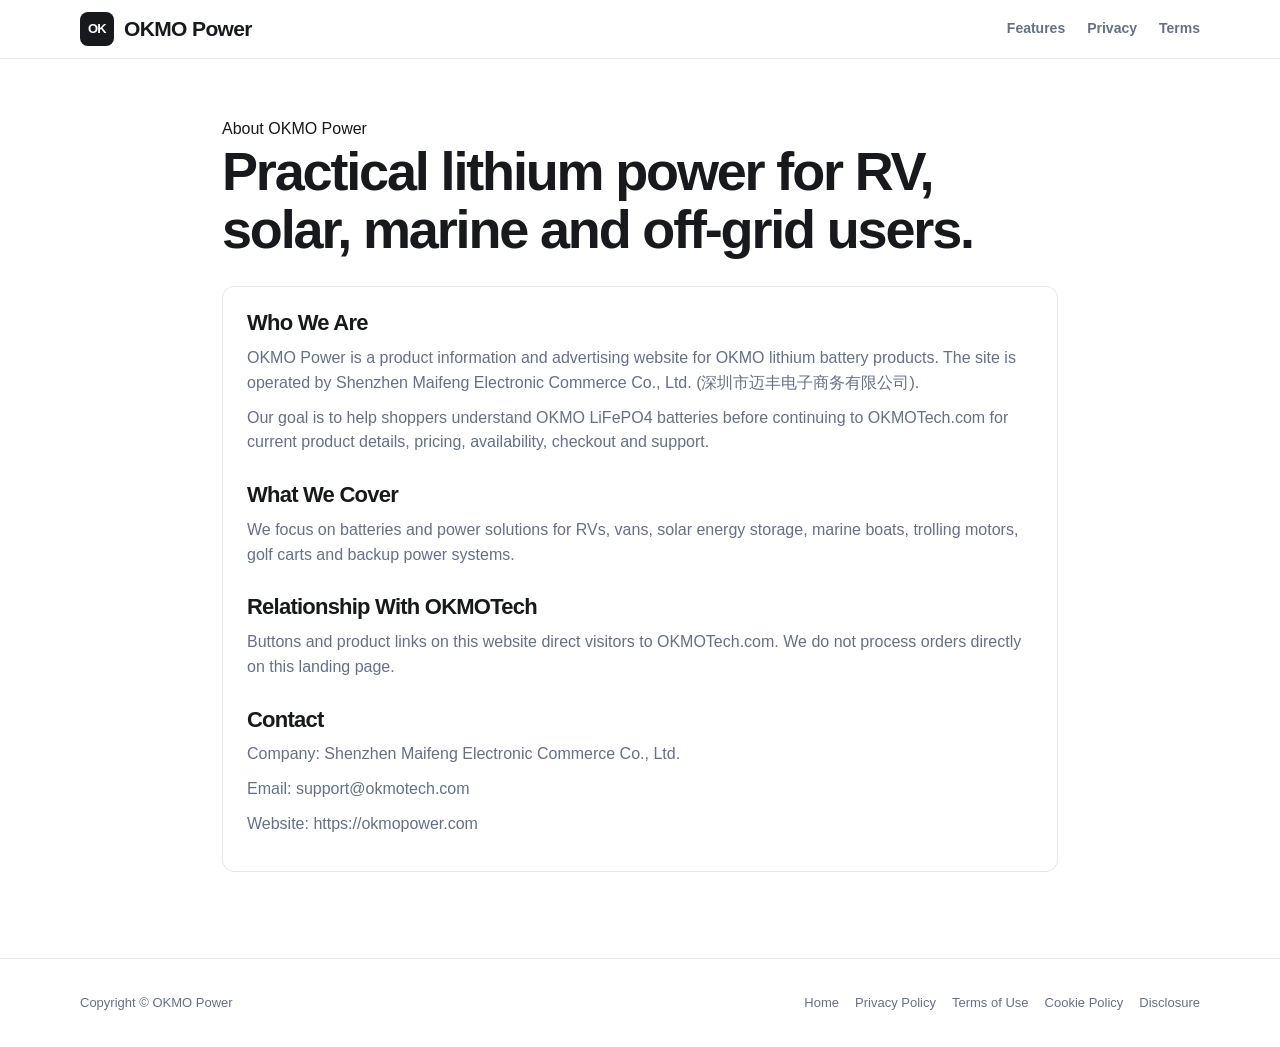
<file: about-us.html>
<!doctype html>
<html lang="en">
<head>
  <meta charset="utf-8">
  <meta name="viewport" content="width=device-width, initial-scale=1">
  <title>About Us | OKMO Power</title>
  <link rel="stylesheet" href="styles.css">
</head>
<body>
  <header class="site-header"><div class="header-inner"><a class="brand" href="index.html"><span class="brand-mark">OK</span><span>OKMO Power</span></a><nav class="nav"><a href="index.html#features">Features</a><a href="privacy-policy.html">Privacy</a><a href="terms-of-use.html">Terms</a></nav></div></header>
  <main class="policy-main">
    <div class="badge">About OKMO Power</div>
    <h1>Practical lithium power for RV, solar, marine and off-grid users.</h1>
    <div class="policy-card">
      <h2>Who We Are</h2>
      <p>OKMO Power is a product information and advertising website for OKMO lithium battery products. The site is operated by Shenzhen Maifeng Electronic Commerce Co., Ltd. (深圳市迈丰电子商务有限公司).</p>
      <p>Our goal is to help shoppers understand OKMO LiFePO4 batteries before continuing to OKMOTech.com for current product details, pricing, availability, checkout and support.</p>
      <h2>What We Cover</h2>
      <p>We focus on batteries and power solutions for RVs, vans, solar energy storage, marine boats, trolling motors, golf carts and backup power systems.</p>
      <h2>Relationship With OKMOTech</h2>
      <p>Buttons and product links on this website direct visitors to OKMOTech.com. We do not process orders directly on this landing page.</p>
      <h2>Contact</h2>
      <p>Company: Shenzhen Maifeng Electronic Commerce Co., Ltd.</p>
      <p>Email: support@okmotech.com</p>
      <p>Website: https://okmopower.com</p>
    </div>
  </main>
  <footer><div class="footer-inner"><div>Copyright © OKMO Power</div><div class="footer-links"><a href="index.html">Home</a><a href="privacy-policy.html">Privacy Policy</a><a href="terms-of-use.html">Terms of Use</a><a href="cookie-policy.html">Cookie Policy</a><a href="disclosure-and-copyright-policy.html">Disclosure</a></div></div></footer>
</body>
</html>
</file>
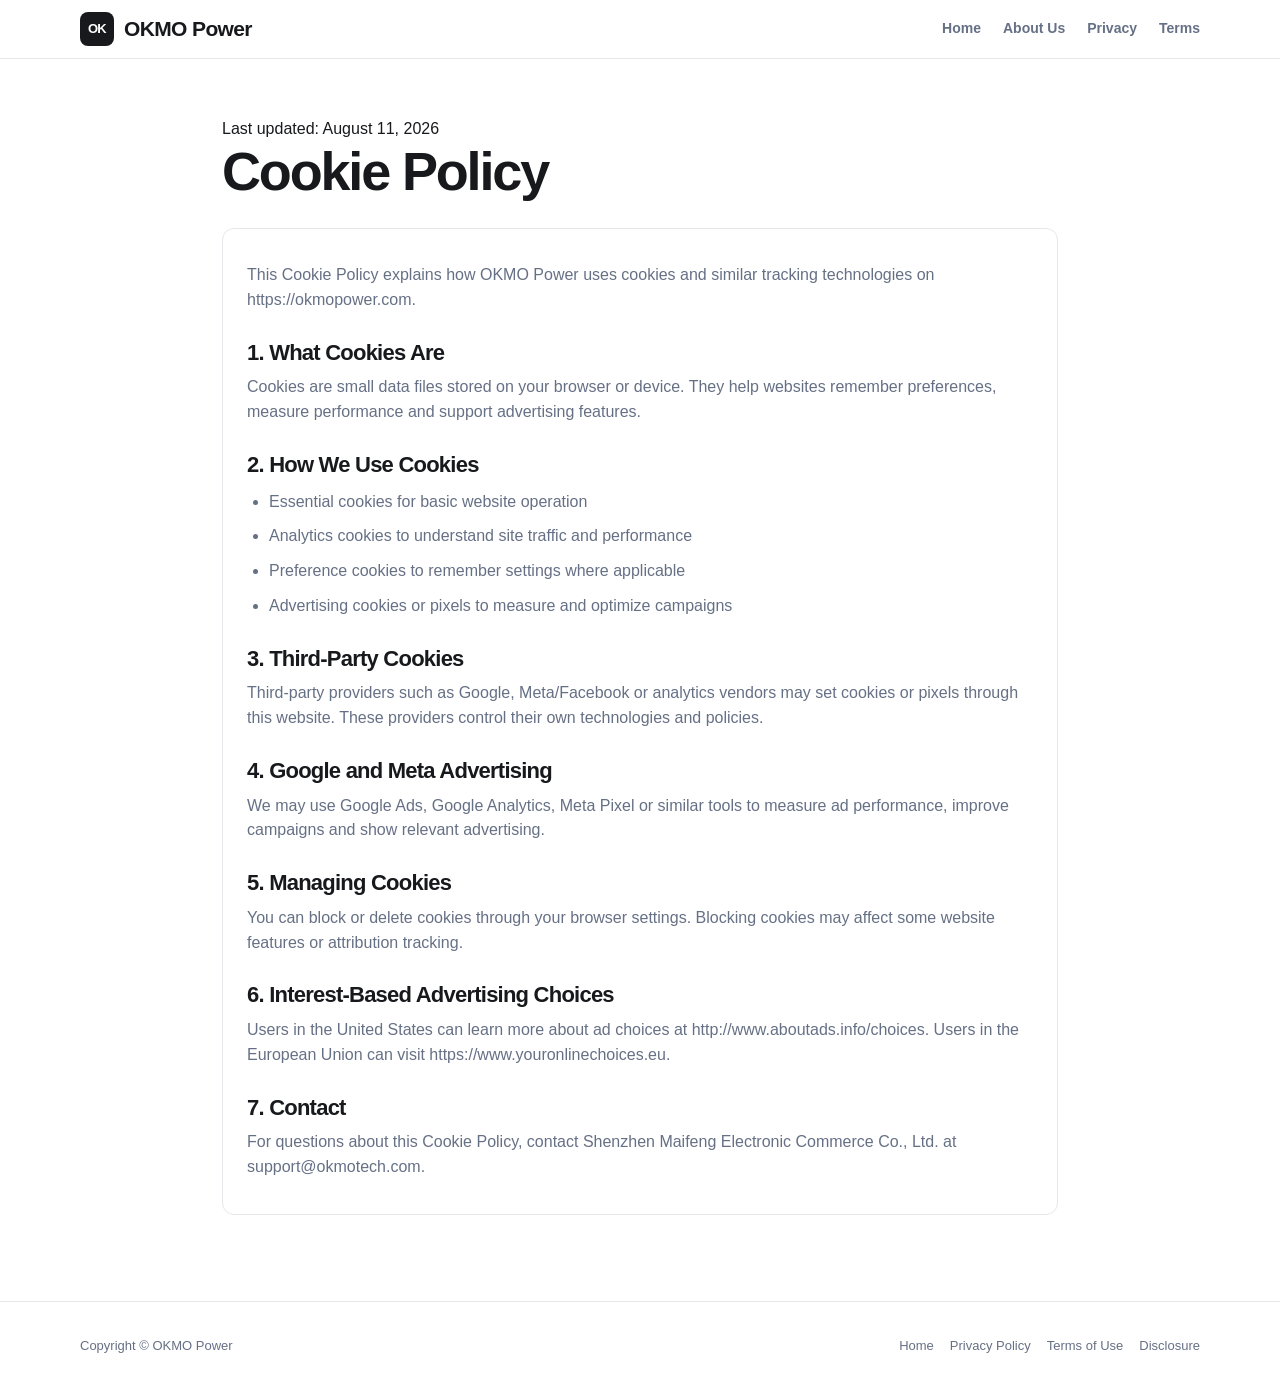
<file: cookie-policy.html>
<!doctype html>
<html lang="en">
<head>
  <meta charset="utf-8">
  <meta name="viewport" content="width=device-width, initial-scale=1">
  <title>Cookie Policy | OKMO Power</title>
  <link rel="stylesheet" href="styles.css">
</head>
<body>
  <header class="site-header"><div class="header-inner"><a class="brand" href="index.html"><span class="brand-mark">OK</span><span>OKMO Power</span></a><nav class="nav"><a href="index.html">Home</a><a href="about-us.html">About Us</a><a href="privacy-policy.html">Privacy</a><a href="terms-of-use.html">Terms</a></nav></div></header>
  <main class="policy-main">
    <div class="badge">Last updated: August 11, 2026</div>
    <h1>Cookie Policy</h1>
    <div class="policy-card">
      <p>This Cookie Policy explains how OKMO Power uses cookies and similar tracking technologies on https://okmopower.com.</p>
      <h2>1. What Cookies Are</h2>
      <p>Cookies are small data files stored on your browser or device. They help websites remember preferences, measure performance and support advertising features.</p>
      <h2>2. How We Use Cookies</h2>
      <ul><li>Essential cookies for basic website operation</li><li>Analytics cookies to understand site traffic and performance</li><li>Preference cookies to remember settings where applicable</li><li>Advertising cookies or pixels to measure and optimize campaigns</li></ul>
      <h2>3. Third-Party Cookies</h2>
      <p>Third-party providers such as Google, Meta/Facebook or analytics vendors may set cookies or pixels through this website. These providers control their own technologies and policies.</p>
      <h2>4. Google and Meta Advertising</h2>
      <p>We may use Google Ads, Google Analytics, Meta Pixel or similar tools to measure ad performance, improve campaigns and show relevant advertising.</p>
      <h2>5. Managing Cookies</h2>
      <p>You can block or delete cookies through your browser settings. Blocking cookies may affect some website features or attribution tracking.</p>
      <h2>6. Interest-Based Advertising Choices</h2>
      <p>Users in the United States can learn more about ad choices at http://www.aboutads.info/choices. Users in the European Union can visit https://www.youronlinechoices.eu.</p>
      <h2>7. Contact</h2>
      <p>For questions about this Cookie Policy, contact Shenzhen Maifeng Electronic Commerce Co., Ltd. at support@okmotech.com.</p>
    </div>
  </main>
  <footer><div class="footer-inner"><div>Copyright © OKMO Power</div><div class="footer-links"><a href="index.html">Home</a><a href="privacy-policy.html">Privacy Policy</a><a href="terms-of-use.html">Terms of Use</a><a href="disclosure-and-copyright-policy.html">Disclosure</a></div></div></footer>
</body>
</html>
</file>
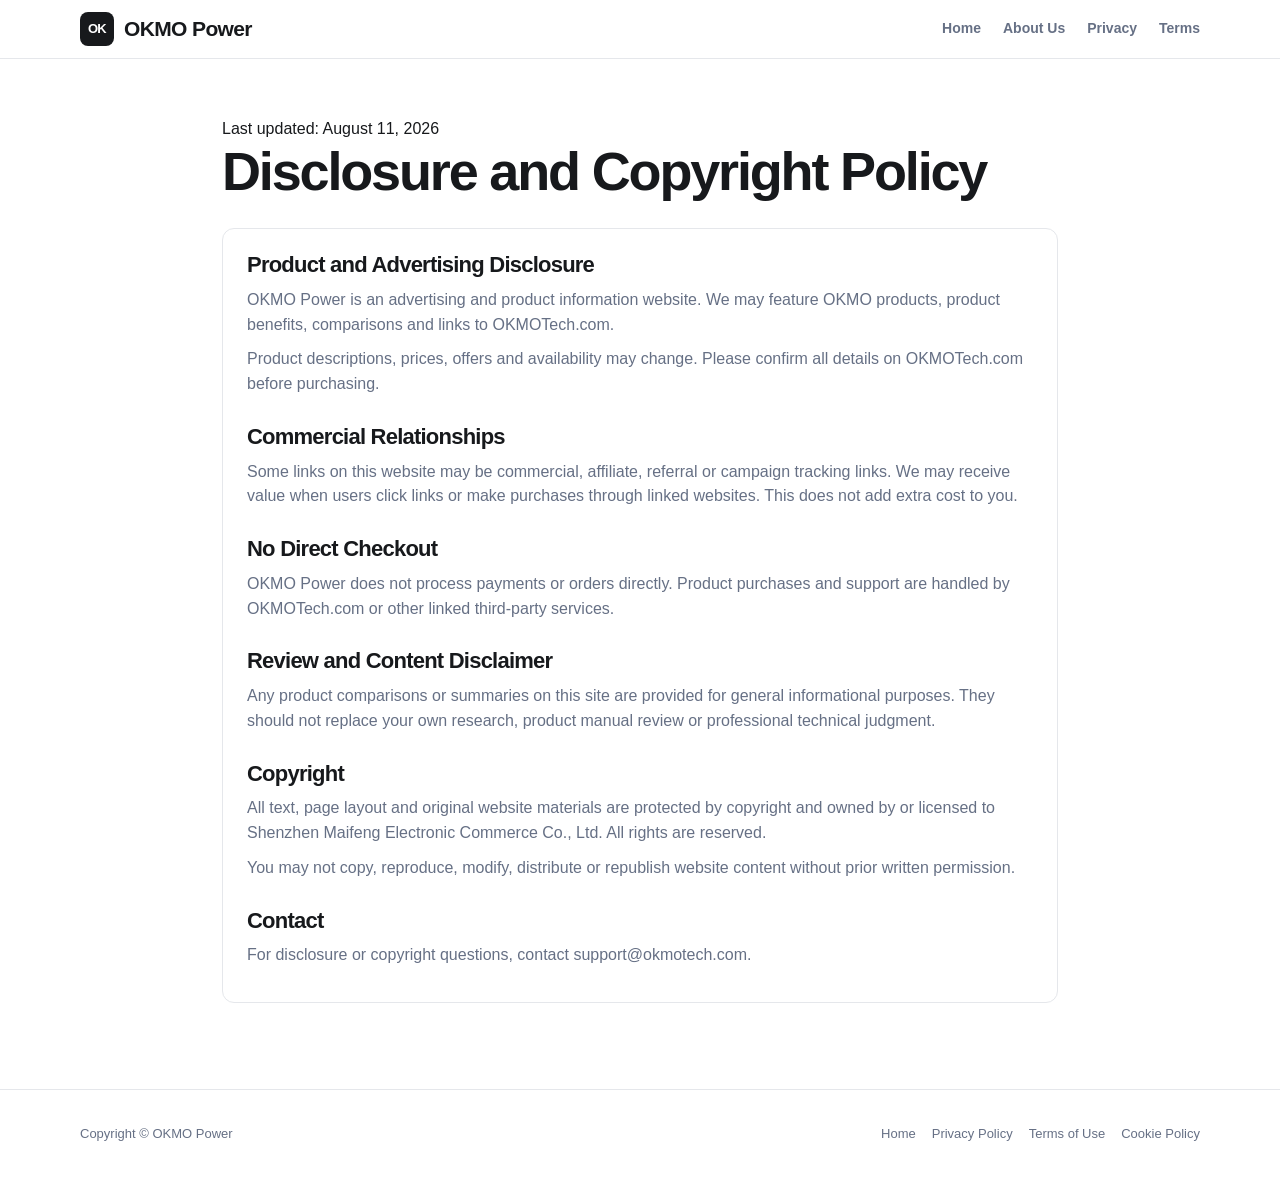
<file: disclosure-and-copyright-policy.html>
<!doctype html>
<html lang="en">
<head>
  <meta charset="utf-8">
  <meta name="viewport" content="width=device-width, initial-scale=1">
  <title>Disclosure and Copyright Policy | OKMO Power</title>
  <link rel="stylesheet" href="styles.css">
</head>
<body>
  <header class="site-header"><div class="header-inner"><a class="brand" href="index.html"><span class="brand-mark">OK</span><span>OKMO Power</span></a><nav class="nav"><a href="index.html">Home</a><a href="about-us.html">About Us</a><a href="privacy-policy.html">Privacy</a><a href="terms-of-use.html">Terms</a></nav></div></header>
  <main class="policy-main">
    <div class="badge">Last updated: August 11, 2026</div>
    <h1>Disclosure and Copyright Policy</h1>
    <div class="policy-card">
      <h2>Product and Advertising Disclosure</h2>
      <p>OKMO Power is an advertising and product information website. We may feature OKMO products, product benefits, comparisons and links to OKMOTech.com.</p>
      <p>Product descriptions, prices, offers and availability may change. Please confirm all details on OKMOTech.com before purchasing.</p>
      <h2>Commercial Relationships</h2>
      <p>Some links on this website may be commercial, affiliate, referral or campaign tracking links. We may receive value when users click links or make purchases through linked websites. This does not add extra cost to you.</p>
      <h2>No Direct Checkout</h2>
      <p>OKMO Power does not process payments or orders directly. Product purchases and support are handled by OKMOTech.com or other linked third-party services.</p>
      <h2>Review and Content Disclaimer</h2>
      <p>Any product comparisons or summaries on this site are provided for general informational purposes. They should not replace your own research, product manual review or professional technical judgment.</p>
      <h2>Copyright</h2>
      <p>All text, page layout and original website materials are protected by copyright and owned by or licensed to Shenzhen Maifeng Electronic Commerce Co., Ltd. All rights are reserved.</p>
      <p>You may not copy, reproduce, modify, distribute or republish website content without prior written permission.</p>
      <h2>Contact</h2>
      <p>For disclosure or copyright questions, contact support@okmotech.com.</p>
    </div>
  </main>
  <footer><div class="footer-inner"><div>Copyright © OKMO Power</div><div class="footer-links"><a href="index.html">Home</a><a href="privacy-policy.html">Privacy Policy</a><a href="terms-of-use.html">Terms of Use</a><a href="cookie-policy.html">Cookie Policy</a></div></div></footer>
</body>
</html>
</file>
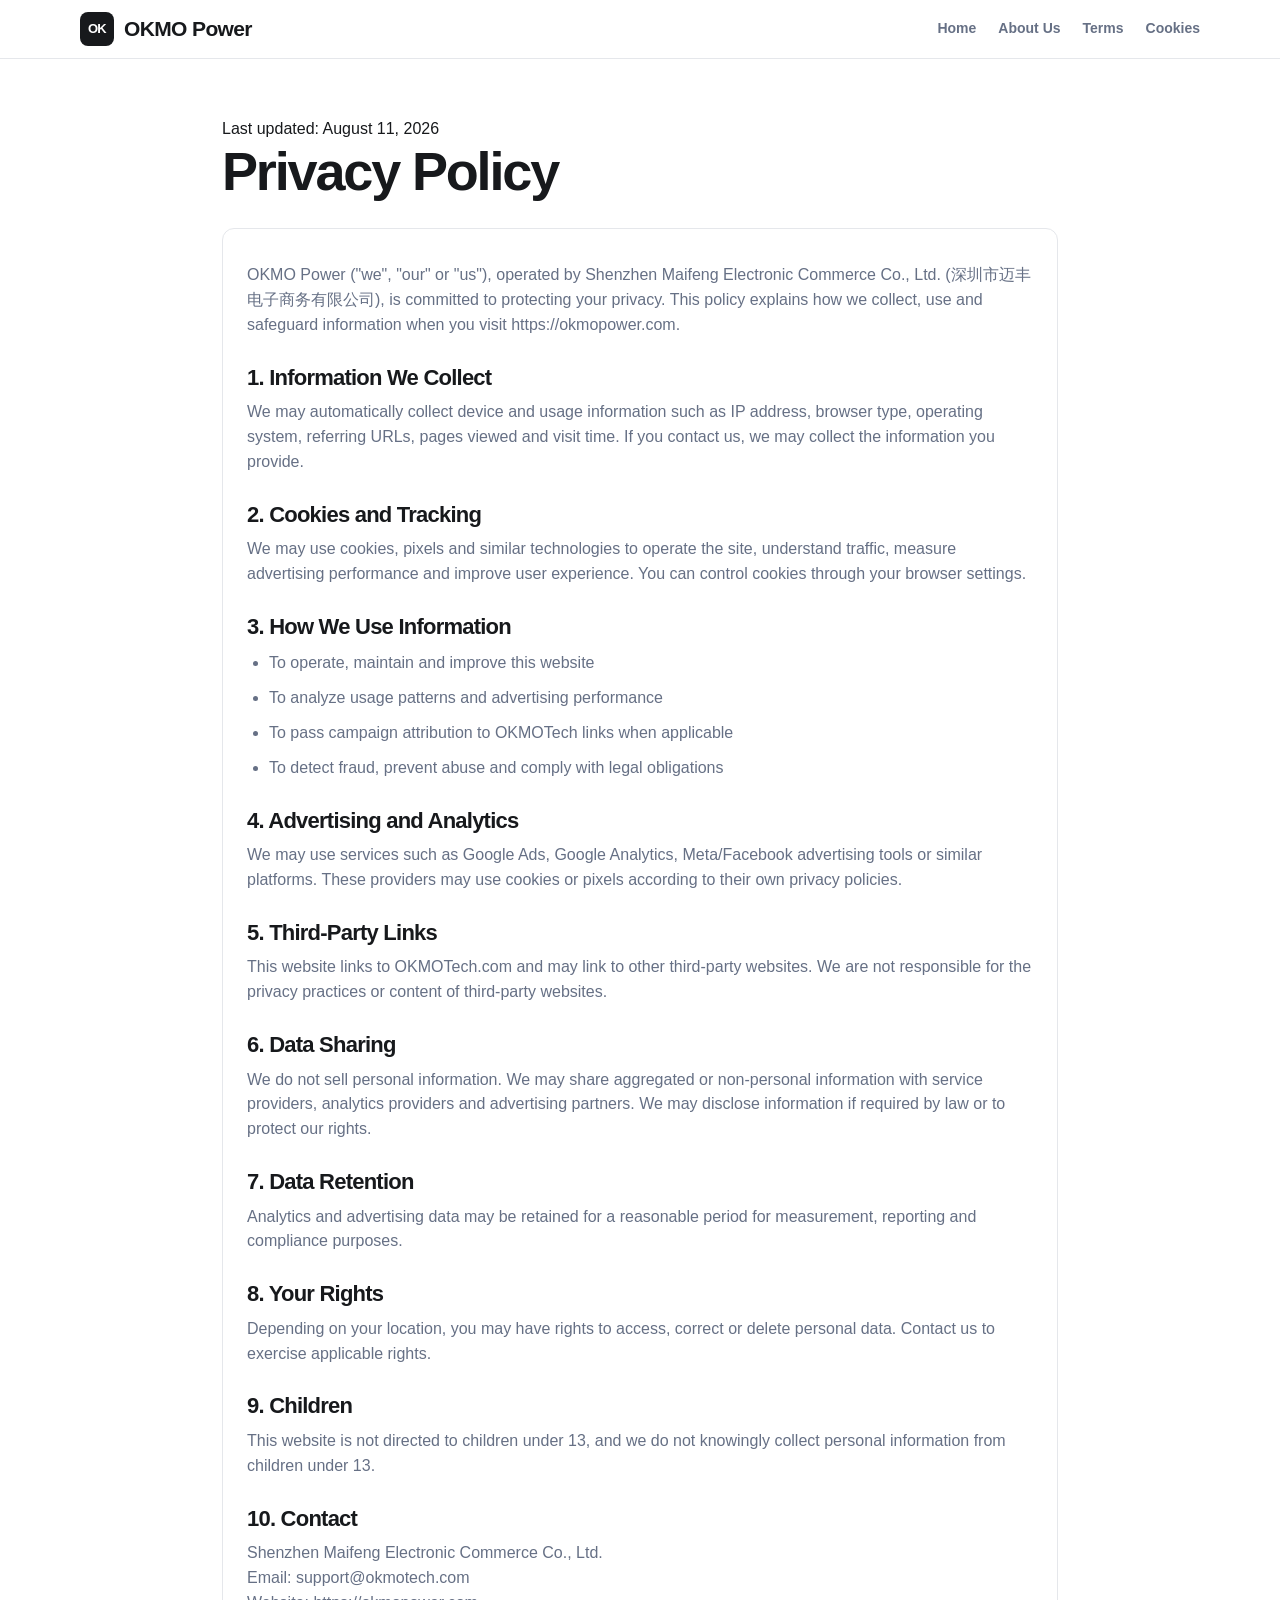
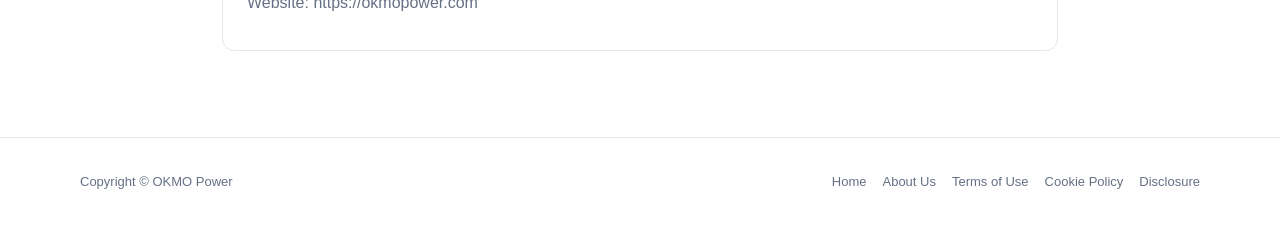
<file: privacy-policy.html>
<!doctype html>
<html lang="en">
<head>
  <meta charset="utf-8">
  <meta name="viewport" content="width=device-width, initial-scale=1">
  <title>Privacy Policy | OKMO Power</title>
  <link rel="stylesheet" href="styles.css">
</head>
<body>
  <header class="site-header"><div class="header-inner"><a class="brand" href="index.html"><span class="brand-mark">OK</span><span>OKMO Power</span></a><nav class="nav"><a href="index.html">Home</a><a href="about-us.html">About Us</a><a href="terms-of-use.html">Terms</a><a href="cookie-policy.html">Cookies</a></nav></div></header>
  <main class="policy-main">
    <div class="badge">Last updated: August 11, 2026</div>
    <h1>Privacy Policy</h1>
    <div class="policy-card">
      <p>OKMO Power ("we", "our" or "us"), operated by Shenzhen Maifeng Electronic Commerce Co., Ltd. (深圳市迈丰电子商务有限公司), is committed to protecting your privacy. This policy explains how we collect, use and safeguard information when you visit https://okmopower.com.</p>
      <h2>1. Information We Collect</h2>
      <p>We may automatically collect device and usage information such as IP address, browser type, operating system, referring URLs, pages viewed and visit time. If you contact us, we may collect the information you provide.</p>
      <h2>2. Cookies and Tracking</h2>
      <p>We may use cookies, pixels and similar technologies to operate the site, understand traffic, measure advertising performance and improve user experience. You can control cookies through your browser settings.</p>
      <h2>3. How We Use Information</h2>
      <ul><li>To operate, maintain and improve this website</li><li>To analyze usage patterns and advertising performance</li><li>To pass campaign attribution to OKMOTech links when applicable</li><li>To detect fraud, prevent abuse and comply with legal obligations</li></ul>
      <h2>4. Advertising and Analytics</h2>
      <p>We may use services such as Google Ads, Google Analytics, Meta/Facebook advertising tools or similar platforms. These providers may use cookies or pixels according to their own privacy policies.</p>
      <h2>5. Third-Party Links</h2>
      <p>This website links to OKMOTech.com and may link to other third-party websites. We are not responsible for the privacy practices or content of third-party websites.</p>
      <h2>6. Data Sharing</h2>
      <p>We do not sell personal information. We may share aggregated or non-personal information with service providers, analytics providers and advertising partners. We may disclose information if required by law or to protect our rights.</p>
      <h2>7. Data Retention</h2>
      <p>Analytics and advertising data may be retained for a reasonable period for measurement, reporting and compliance purposes.</p>
      <h2>8. Your Rights</h2>
      <p>Depending on your location, you may have rights to access, correct or delete personal data. Contact us to exercise applicable rights.</p>
      <h2>9. Children</h2>
      <p>This website is not directed to children under 13, and we do not knowingly collect personal information from children under 13.</p>
      <h2>10. Contact</h2>
      <p>Shenzhen Maifeng Electronic Commerce Co., Ltd.<br>Email: support@okmotech.com<br>Website: https://okmopower.com</p>
    </div>
  </main>
  <footer><div class="footer-inner"><div>Copyright © OKMO Power</div><div class="footer-links"><a href="index.html">Home</a><a href="about-us.html">About Us</a><a href="terms-of-use.html">Terms of Use</a><a href="cookie-policy.html">Cookie Policy</a><a href="disclosure-and-copyright-policy.html">Disclosure</a></div></div></footer>
</body>
</html>
</file>
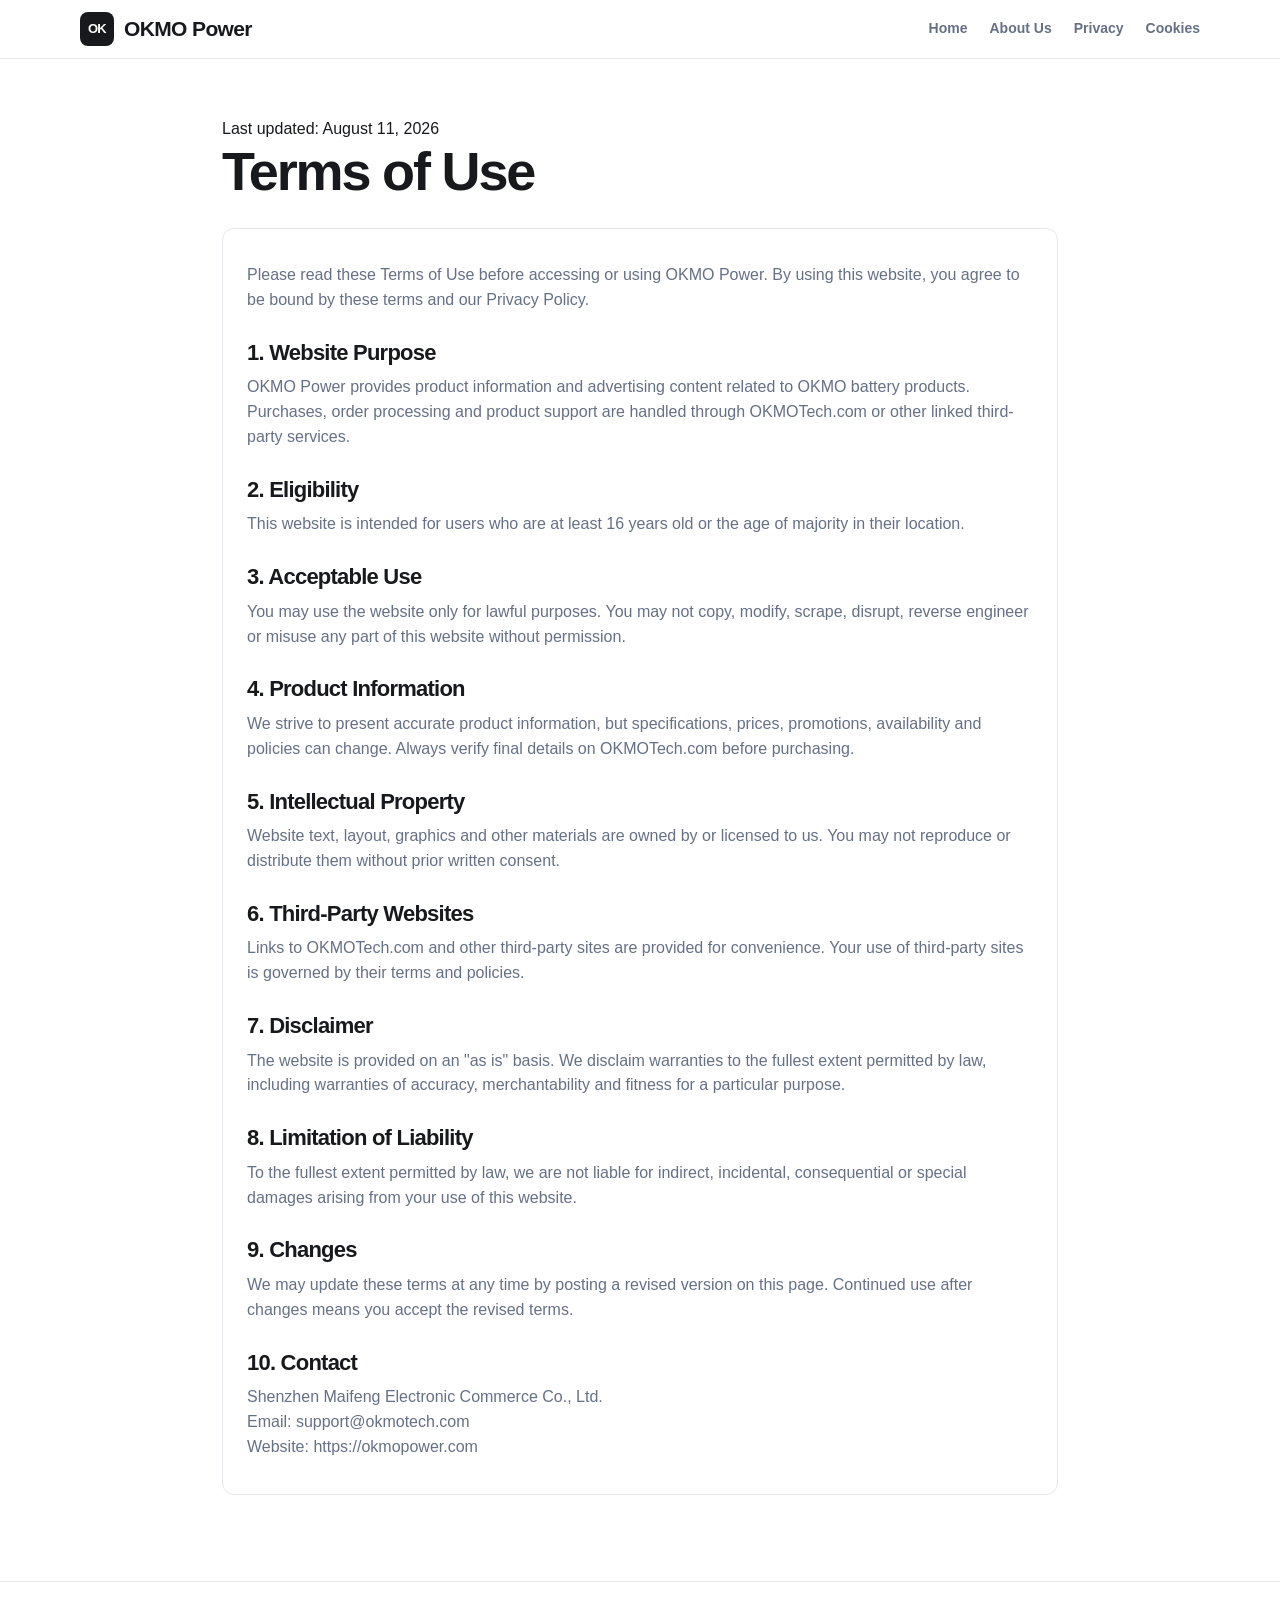
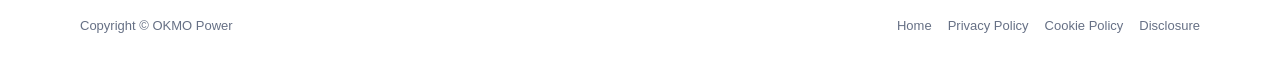
<file: terms-of-use.html>
<!doctype html>
<html lang="en">
<head>
  <meta charset="utf-8">
  <meta name="viewport" content="width=device-width, initial-scale=1">
  <title>Terms of Use | OKMO Power</title>
  <link rel="stylesheet" href="styles.css">
</head>
<body>
  <header class="site-header"><div class="header-inner"><a class="brand" href="index.html"><span class="brand-mark">OK</span><span>OKMO Power</span></a><nav class="nav"><a href="index.html">Home</a><a href="about-us.html">About Us</a><a href="privacy-policy.html">Privacy</a><a href="cookie-policy.html">Cookies</a></nav></div></header>
  <main class="policy-main">
    <div class="badge">Last updated: August 11, 2026</div>
    <h1>Terms of Use</h1>
    <div class="policy-card">
      <p>Please read these Terms of Use before accessing or using OKMO Power. By using this website, you agree to be bound by these terms and our Privacy Policy.</p>
      <h2>1. Website Purpose</h2>
      <p>OKMO Power provides product information and advertising content related to OKMO battery products. Purchases, order processing and product support are handled through OKMOTech.com or other linked third-party services.</p>
      <h2>2. Eligibility</h2>
      <p>This website is intended for users who are at least 16 years old or the age of majority in their location.</p>
      <h2>3. Acceptable Use</h2>
      <p>You may use the website only for lawful purposes. You may not copy, modify, scrape, disrupt, reverse engineer or misuse any part of this website without permission.</p>
      <h2>4. Product Information</h2>
      <p>We strive to present accurate product information, but specifications, prices, promotions, availability and policies can change. Always verify final details on OKMOTech.com before purchasing.</p>
      <h2>5. Intellectual Property</h2>
      <p>Website text, layout, graphics and other materials are owned by or licensed to us. You may not reproduce or distribute them without prior written consent.</p>
      <h2>6. Third-Party Websites</h2>
      <p>Links to OKMOTech.com and other third-party sites are provided for convenience. Your use of third-party sites is governed by their terms and policies.</p>
      <h2>7. Disclaimer</h2>
      <p>The website is provided on an "as is" basis. We disclaim warranties to the fullest extent permitted by law, including warranties of accuracy, merchantability and fitness for a particular purpose.</p>
      <h2>8. Limitation of Liability</h2>
      <p>To the fullest extent permitted by law, we are not liable for indirect, incidental, consequential or special damages arising from your use of this website.</p>
      <h2>9. Changes</h2>
      <p>We may update these terms at any time by posting a revised version on this page. Continued use after changes means you accept the revised terms.</p>
      <h2>10. Contact</h2>
      <p>Shenzhen Maifeng Electronic Commerce Co., Ltd.<br>Email: support@okmotech.com<br>Website: https://okmopower.com</p>
    </div>
  </main>
  <footer><div class="footer-inner"><div>Copyright © OKMO Power</div><div class="footer-links"><a href="index.html">Home</a><a href="privacy-policy.html">Privacy Policy</a><a href="cookie-policy.html">Cookie Policy</a><a href="disclosure-and-copyright-policy.html">Disclosure</a></div></div></footer>
</body>
</html>
</file>
<file: styles.css>
*, *::before, *::after { box-sizing: border-box; margin: 0; padding: 0; }
:root {
  --accent: #1f9d55;
  --accent-dark: #14783e;
  --ink: #17191c;
  --muted: #667085;
  --line: #e5e7eb;
  --soft: #f7f8f6;
  --white: #fff;
  --warn: #ef7d26;
  --shadow: 0 18px 55px rgba(16, 24, 40, .08);
}
html { scroll-behavior: smooth; }
body { font-family: Arial, Helvetica, sans-serif; color: var(--ink); background: var(--white); line-height: 1.55; overflow-x: hidden; }
a { color: inherit; text-decoration: none; }
img { max-width: 100%; display: block; }
.site-header { position: sticky; top: 0; z-index: 20; background: rgba(255,255,255,.96); backdrop-filter: blur(12px); border-bottom: 1px solid var(--line); padding: 12px 32px; }
.header-inner { max-width: 1120px; margin: 0 auto; display: flex; align-items: center; justify-content: space-between; gap: 24px; }
.brand { display: flex; align-items: center; gap: 10px; font-weight: 900; letter-spacing: -.03em; font-size: 21px; }
.brand-mark { width: 34px; height: 34px; border-radius: 8px; background: var(--ink); color: #fff; display: grid; place-items: center; font-size: 13px; letter-spacing: -.06em; }
.nav { display: flex; gap: 22px; align-items: center; }
.nav a { color: var(--muted); font-size: 14px; font-weight: 700; }
.nav a:hover { color: var(--ink); }
.btn { display: inline-flex; align-items: center; justify-content: center; gap: 8px; min-height: 46px; padding: 0 24px; border-radius: 8px; font-weight: 800; font-size: 14px; transition: transform .2s, background .2s, border-color .2s; border: 1px solid transparent; white-space: nowrap; }
.btn:active { transform: translateY(1px); }
.btn-primary { background: var(--accent); color: #fff; box-shadow: 0 10px 26px rgba(31,157,85,.22); }
.btn-primary:hover { background: var(--accent-dark); }
.article-shell { max-width: 1120px; margin: 0 auto; padding: 0 32px 72px; }
.review-hero { padding: 54px 0 38px; text-align: center; }
.article-kicker, .label { color: var(--accent); font-size: 11px; font-weight: 900; text-transform: uppercase; letter-spacing: .12em; margin-bottom: 10px; }
h1 { max-width: 940px; font-size: clamp(32px, 4.1vw, 52px); line-height: 1.08; letter-spacing: -.04em; font-weight: 900; margin: 0 auto 16px; }
h2 { font-size: clamp(28px, 3.2vw, 42px); line-height: 1.12; letter-spacing: -.035em; font-weight: 900; margin-bottom: 12px; }
h3 { font-size: 18px; line-height: 1.25; margin-bottom: 8px; }
p { color: var(--muted); }
.dek { max-width: 900px; font-size: 17px; line-height: 1.58; margin: 0 auto 16px; }
.article-meta { display: flex; justify-content: center; flex-wrap: wrap; gap: 10px; margin-bottom: 32px; color: var(--muted); font-size: 13px; font-weight: 700; }
.article-meta span { border: 1px solid var(--line); border-radius: 999px; padding: 6px 10px; background: #fff; }
.hero-review-card { display: grid; grid-template-columns: .86fr 1.14fr; gap: 34px; align-items: center; text-align: left; border: 1px solid var(--line); border-radius: 14px; background: linear-gradient(135deg, #f2fbf5, #fff); box-shadow: var(--shadow); padding: 30px; }
.hero-product { background: #fff; border: 1px solid var(--line); border-radius: 12px; padding: 18px; }
.hero-product img { aspect-ratio: 1 / 1; object-fit: contain; width: 100%; }
.check-list { list-style: none; display: grid; gap: 9px; margin: 18px 0; }
.check-list li { color: #344054; font-size: 14px; font-weight: 700; }
.check-list li::before { content: "✓"; color: var(--accent); font-weight: 900; margin-right: 8px; }
.score-row { display: flex; flex-wrap: wrap; gap: 9px; margin: 18px 0; }
.score-row span, .score-row strong { background: #fff; border: 1px solid var(--line); border-radius: 999px; padding: 7px 11px; font-size: 13px; }
.button-note { margin-top: 10px; font-size: 12px; color: #9a3412; font-weight: 700; }
.article-section { padding: 58px 0; border-top: 1px solid var(--line); }
.intro-copy { max-width: 840px; }
.intro-copy p { margin-bottom: 16px; font-size: 17px; line-height: 1.75; }
.disclosure-box { background: #fff7ed; border: 1px solid #fed7aa; color: #7c2d12; border-radius: 10px; padding: 16px; font-size: 14px; margin-top: 22px; }
.two-column { display: grid; grid-template-columns: .78fr 1.22fr; gap: 44px; align-items: start; }
.criteria-grid { display: grid; grid-template-columns: repeat(2, 1fr); gap: 16px; }
.criteria-grid article, .avoid-grid div, .short-grid div, .testing-grid div { border: 1px solid var(--line); border-radius: 12px; padding: 20px; background: #fff; }
.criteria-grid p, .avoid-grid p, .testing-grid p { font-size: 14px; line-height: 1.65; }
.avoid-section { background: var(--soft); margin-left: -32px; margin-right: -32px; padding-left: 32px; padding-right: 32px; border-radius: 0; }
.avoid-grid { display: grid; grid-template-columns: repeat(4, 1fr); gap: 14px; margin-top: 18px; }
.score-panel { text-align: center; }
.score-panel h2 { max-width: 720px; margin-left: auto; margin-right: auto; }
.score-grid { display: grid; grid-template-columns: repeat(5, 1fr); gap: 10px; margin-top: 24px; }
.score-grid span { border: 1px solid #bde8cc; background: #effcf4; color: #166534; border-radius: 999px; padding: 10px; font-size: 13px; font-weight: 800; }
.section-sub { color: var(--muted); max-width: 690px; line-height: 1.7; margin-bottom: 28px; }
.compact-rankings { display: grid; gap: 14px; }
.compact-rankings > h2, .compact-rankings > .section-sub, .compact-rankings > .label { margin-bottom: 0; }
.review-row { display: grid; grid-template-columns: 156px 1fr; gap: 18px; align-items: start; border: 1px solid var(--line); border-radius: 12px; background: #fff; padding: 16px; box-shadow: 0 8px 24px rgba(16,24,40,.04); }
.row-media { border: 1px solid var(--line); border-radius: 10px; background: #f8faf8; padding: 8px; }
.row-media img { width: 100%; aspect-ratio: 1 / 1; object-fit: contain; }
.row-copy { min-width: 0; }
.row-title { display: grid; grid-template-columns: auto 1fr auto; gap: 10px; align-items: start; margin-bottom: 8px; }
.row-title h3 { font-size: 18px; margin-bottom: 3px; }
.row-title p { font-size: 13px; font-weight: 800; }
.row-title strong { min-width: 42px; height: 42px; border-radius: 10px; display: grid; place-items: center; background: var(--accent); color: #fff; font-size: 18px; font-weight: 900; }
.row-copy > p { font-size: 14px; line-height: 1.55; margin-bottom: 10px; }
.mini-specs { display: flex; flex-wrap: wrap; gap: 7px; }
.mini-specs span { border: 1px solid #bde8cc; background: #effcf4; color: #166534; border-radius: 999px; padding: 5px 9px; font-size: 12px; font-weight: 800; }
.rank-card { border: 1px solid var(--line); border-radius: 14px; background: #fff; box-shadow: 0 12px 34px rgba(16,24,40,.05); margin-top: 18px; overflow: hidden; }
.rank-card.top-pick { border-color: #bde8cc; box-shadow: var(--shadow); }
.rank-head { display: flex; justify-content: space-between; gap: 18px; align-items: center; padding: 16px 22px; border-bottom: 1px solid var(--line); background: #fcfcfb; }
.rank-head p { font-size: 13px; font-weight: 800; margin-top: 4px; }
.rank-num { display: inline-grid; place-items: center; width: 30px; height: 30px; border-radius: 8px; background: var(--ink); color: #fff; font-weight: 900; margin-right: 10px; vertical-align: middle; }
.rank-head h3 { display: inline; }
.grade { min-width: 50px; height: 50px; border-radius: 12px; display: grid; place-items: center; background: var(--accent); color: #fff; font-size: 22px; font-weight: 900; }
.rank-body { display: grid; grid-template-columns: .82fr 1.18fr; gap: 24px; padding: 22px; }
.rank-body.compact { display: grid; grid-template-columns: 176px 1fr; align-items: start; gap: 18px; padding: 18px 22px 20px; }
.rank-image { border: 1px solid var(--line); border-radius: 12px; background: #f8faf8; padding: 16px; align-self: start; }
.rank-image img { aspect-ratio: 1 / 1; object-fit: contain; }
.compact-product { grid-row: span 4; border: 1px solid var(--line); border-radius: 12px; background: #f8faf8; padding: 10px; }
.compact-product img { width: 100%; aspect-ratio: 1 / 1; object-fit: contain; }
.bar { display: grid; grid-template-columns: 150px 1fr 44px; align-items: center; gap: 10px; margin-bottom: 10px; color: #344054; font-size: 13px; font-weight: 800; }
.rank-body.compact .bar { grid-template-columns: 132px 1fr 40px; gap: 9px; margin-bottom: 8px; }
.bar i { height: 8px; border-radius: 999px; background: #e7f6ed; position: relative; overflow: hidden; }
.bar i::before { content: ""; position: absolute; inset: 0 auto 0 0; width: var(--w); background: var(--accent); border-radius: inherit; }
.bar b { text-align: right; }
.pros-cons { display: grid; grid-template-columns: repeat(2, 1fr); gap: 14px; margin: 16px 0; }
.pros-cons div { background: var(--soft); border: 1px solid var(--line); border-radius: 10px; padding: 14px; }
.pros-cons h4 { margin-bottom: 8px; font-size: 12px; text-transform: uppercase; letter-spacing: .08em; }
.pros-cons ul { padding-left: 17px; color: var(--muted); font-size: 14px; line-height: 1.6; }
.rank-body.compact .pros-cons { gap: 10px; margin: 10px 0 10px; }
.rank-body.compact .pros-cons div { padding: 12px 14px; }
.rank-body.compact .pros-cons ul { font-size: 13px; line-height: 1.48; }
.rank-body.compact p { font-size: 14px; line-height: 1.55; }
.review-text-lg { font-size: 15px; line-height: 1.75; margin-bottom: 18px; }
.short-grid { display: grid; grid-template-columns: repeat(5, 1fr); gap: 12px; }
.short-grid div { display: flex; flex-direction: column; gap: 8px; }
.short-grid img { width: 100%; aspect-ratio: 1 / 1; object-fit: contain; border-radius: 9px; background: #f8faf8; border: 1px solid var(--line); padding: 8px; margin-bottom: 4px; }
.short-grid span { color: var(--muted); font-size: 13px; line-height: 1.55; }
.table-wrap { overflow-x: auto; border-radius: 12px; border: 1px solid var(--line); background: #fff; box-shadow: var(--shadow); }
table { width: 100%; border-collapse: collapse; min-width: 720px; font-size: 14px; }
th { background: var(--ink); color: #fff; padding: 14px 16px; text-align: left; }
td { padding: 14px 16px; border-bottom: 1px solid var(--line); color: #475467; }
td:first-child { font-weight: 900; color: var(--ink); }
td.ours { color: var(--accent); font-weight: 900; }
.testing-grid { display: grid; grid-template-columns: repeat(4, 1fr); gap: 14px; }
.testing-grid span { width: 34px; height: 34px; border-radius: 8px; display: grid; place-items: center; background: var(--accent); color: #fff; font-weight: 900; margin-bottom: 12px; }
.final-pick { display: grid; grid-template-columns: 1fr 360px; gap: 34px; align-items: center; background: #111315; color: #fff; padding: 34px; border-radius: 16px; border-top: 0; }
.final-pick p { color: #c5cad0; margin-bottom: 22px; line-height: 1.75; }
.final-pick img { border-radius: 12px; height: 290px; width: 100%; object-fit: cover; }
.faq-list { max-width: 820px; display: grid; gap: 10px; }
.faq-item { border: 1px solid var(--line); border-radius: 10px; background: #fff; overflow: hidden; }
.faq-q { width: 100%; border: 0; background: transparent; padding: 16px 20px; display: flex; justify-content: space-between; gap: 18px; cursor: pointer; color: var(--ink); font: inherit; font-weight: 800; text-align: left; }
.faq-a { display: none; color: var(--muted); padding: 0 20px 18px; font-size: 14px; line-height: 1.7; }
.faq-item.open .faq-a { display: block; }
footer { border-top: 1px solid var(--line); padding: 34px 32px; color: var(--muted); font-size: 13px; }
.footer-inner { max-width: 1120px; margin: 0 auto; display: flex; justify-content: space-between; gap: 24px; flex-wrap: wrap; }
.footer-links { display: flex; gap: 16px; flex-wrap: wrap; }
.policy-main { max-width: 900px; margin: 0 auto; padding: 58px 32px 86px; }
.policy-main h1 { font-size: clamp(34px, 5vw, 54px); }
.policy-card { margin-top: 28px; background: #fff; border: 1px solid var(--line); border-radius: 12px; padding: 24px; }
.policy-card h2 { font-size: 22px; margin: 28px 0 10px; }
.policy-card h2:first-child { margin-top: 0; }
.policy-card p, .policy-card li { color: var(--muted); margin: 10px 0; }
.policy-card ul { padding-left: 22px; margin: 12px 0; }
@media (max-width: 920px) {
  .nav { display: none; }
  .hero-review-card, .two-column, .rank-body, .rank-body.compact, .final-pick { grid-template-columns: 1fr; }
  .compact-product { grid-row: auto; max-width: 260px; }
  .criteria-grid, .avoid-grid, .testing-grid { grid-template-columns: repeat(2, 1fr); }
  .score-grid { grid-template-columns: repeat(2, 1fr); }
  .short-grid { grid-template-columns: repeat(2, 1fr); }
  .final-pick img { display: none; }
}
@media (max-width: 560px) {
  .site-header { padding: 12px 18px; }
  .article-shell { padding-left: 20px; padding-right: 20px; }
  .review-hero { padding-top: 34px; }
  .hero-review-card, .final-pick { padding: 20px; }
  .criteria-grid, .avoid-grid, .testing-grid, .score-grid, .short-grid, .pros-cons, .review-row { grid-template-columns: 1fr; }
  .row-media { max-width: 190px; }
  .row-title { grid-template-columns: auto 1fr; }
  .row-title strong { grid-column: 1 / -1; width: 42px; }
  .avoid-section { margin-left: -20px; margin-right: -20px; padding-left: 20px; padding-right: 20px; }
  .bar { grid-template-columns: 1fr 42px; }
  .bar span { grid-column: 1 / -1; }
  .btn { width: 100%; }
  .article-meta span { width: 100%; }
}
</file>
